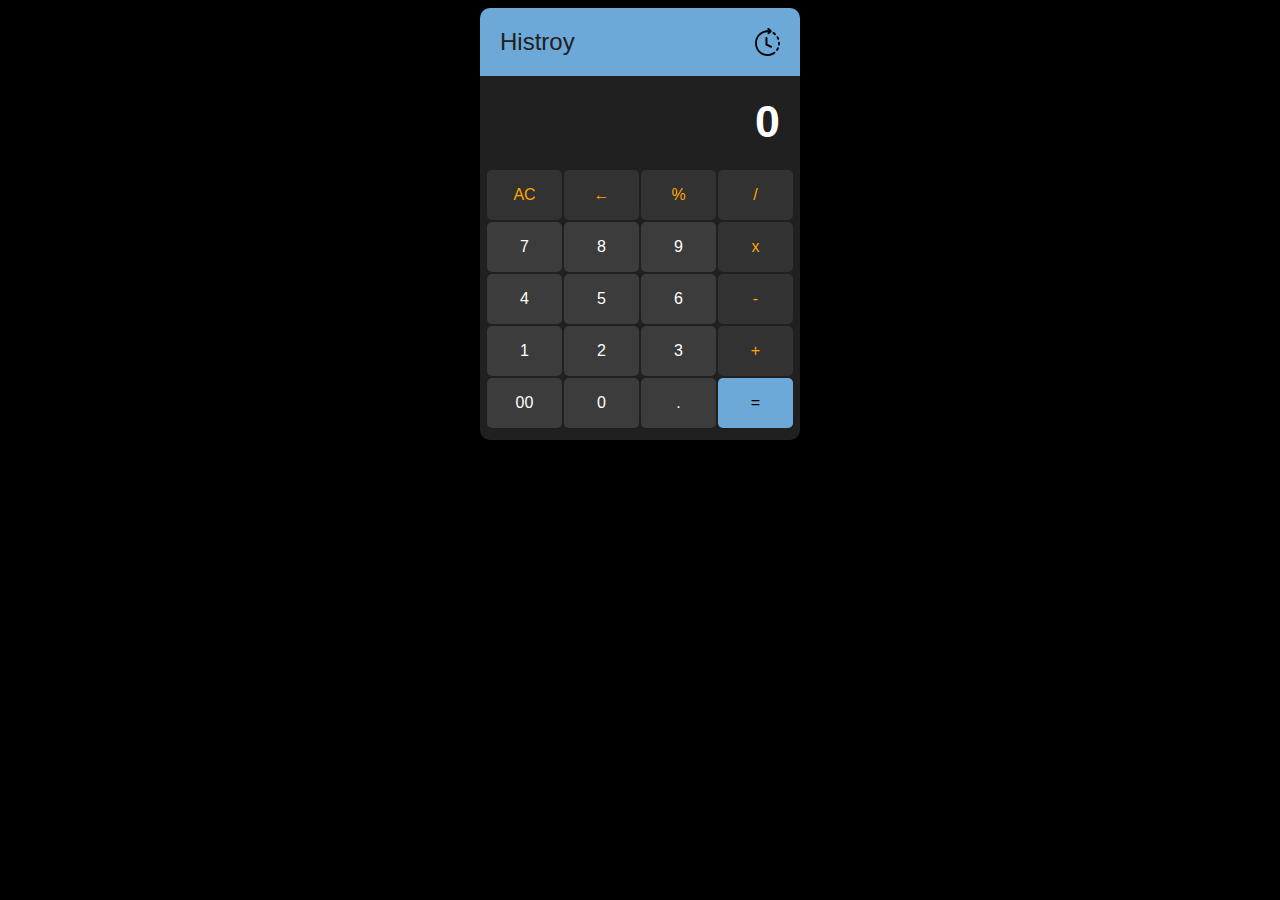
<file: Calculator/calc.html>
<!DOCTYPE html>
<html lang="en">
<head>
    <meta charset="UTF-8">
    <meta http-equiv="X-UA-Compatible" content="IE=edge">
    <meta name="viewport" content="width=device-width, initial-scale=1.0">
    <title>Calculator</title>
    <link rel="stylesheet" href="style.css">
</head>
<body>
    <div class="main">
        <div class="histo">
            <div class="histoTitle">
                <span>Histroy</span>
                <div class="flex-center">
                    <span id="clearHistoryBtn">CLR</span>
                    <img src="clock.svg" id="historyBtn">
                </div>
            </div>
            <div id="histoBox" class="histoBox">
                <ul class="histoList" id="historyList">
                    No History
                </ul>
            </div>
        </div>
        <div class="output">
            <p id="ans">0</p>
        </div>
        <div class="input">
            <button id="clearBtn" class="btnBox colorOg colorBk">AC</button>
            <button id="backspaceBtn" class="btnBox colorOg colorBk">←</i></button>
            <button class="btnBox operation colorOg colorBk">%</button>
            <button class="btnBox operation colorOg colorBk">/</button>
            <button class="btnBox numVal">7</button>
            <button class="btnBox numVal">8</button>
            <button class="btnBox numVal">9</button>
            <button class="btnBox operation colorOg colorBk">x</button>
            <button class="btnBox numVal">4</button>
            <button class="btnBox numVal">5</button>
            <button class="btnBox numVal">6</button>
            <button class="btnBox operation colorOg colorBk">-</button>
            <button class="btnBox numVal">1</button>
            <button class="btnBox numVal">2</button>
            <button class="btnBox numVal">3</button>
            <button class="btnBox operation colorOg colorBk">+</button>
            <button class="btnBox numVal ">00</button>
            <button class="btnBox numVal">0</button>
            <button class="btnBox numVal">.</button>
            <button id="equalBtn" class="btnBox equal-color">=</button>
        </div>
    </div>
    <script src="script.js"></script>
</body>
</html>
</file>
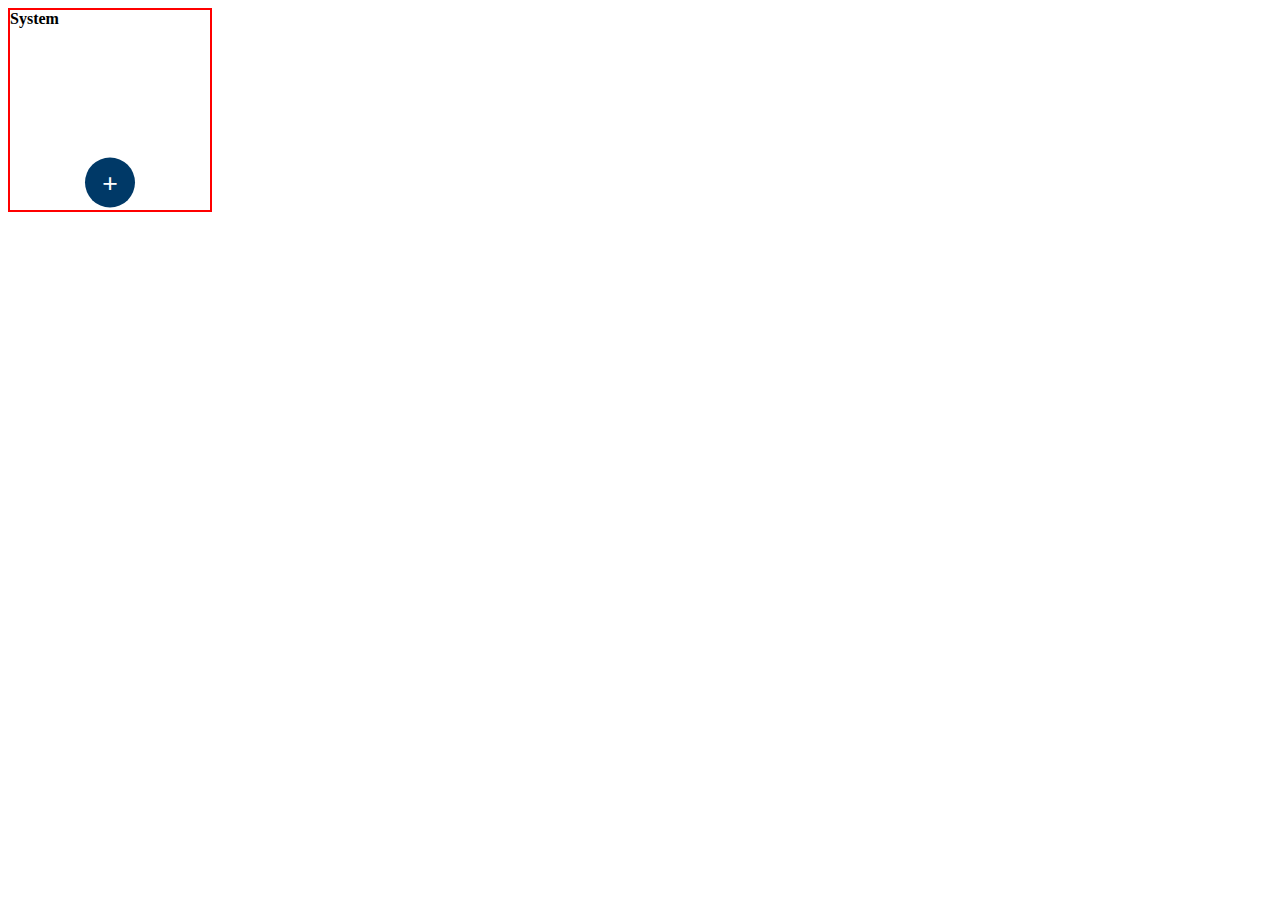
<file: Calculator/check.html>
<html lang="en">
  <head>
    <title>Document</title>
    <style>
      .box {
        position: relative;
        border: 2px solid red;
        height: 200px;
        width: 200px;
      }
      .btn {
        left: 0;
        right: 0;
        bottom: 0;
        width: 50px;
        height: 50px;
        margin: auto;
        border: none;
        color: white;
        font-size: 20pt;
        text-align: center;
        position: absolute;
        border-radius: 100%;
        transform: translateY(-5%);
        background-color: rgb(0, 57, 103);
      }
      .btn:hover {
        color: aqua;
      }
      .btn:active {
        color: black;
      }
    </style>
  </head>
  <body>
    <div class="box">
      <b>System</b>
      <button class="btn">+</button>
    </div>
  </body>
</html>
</file>
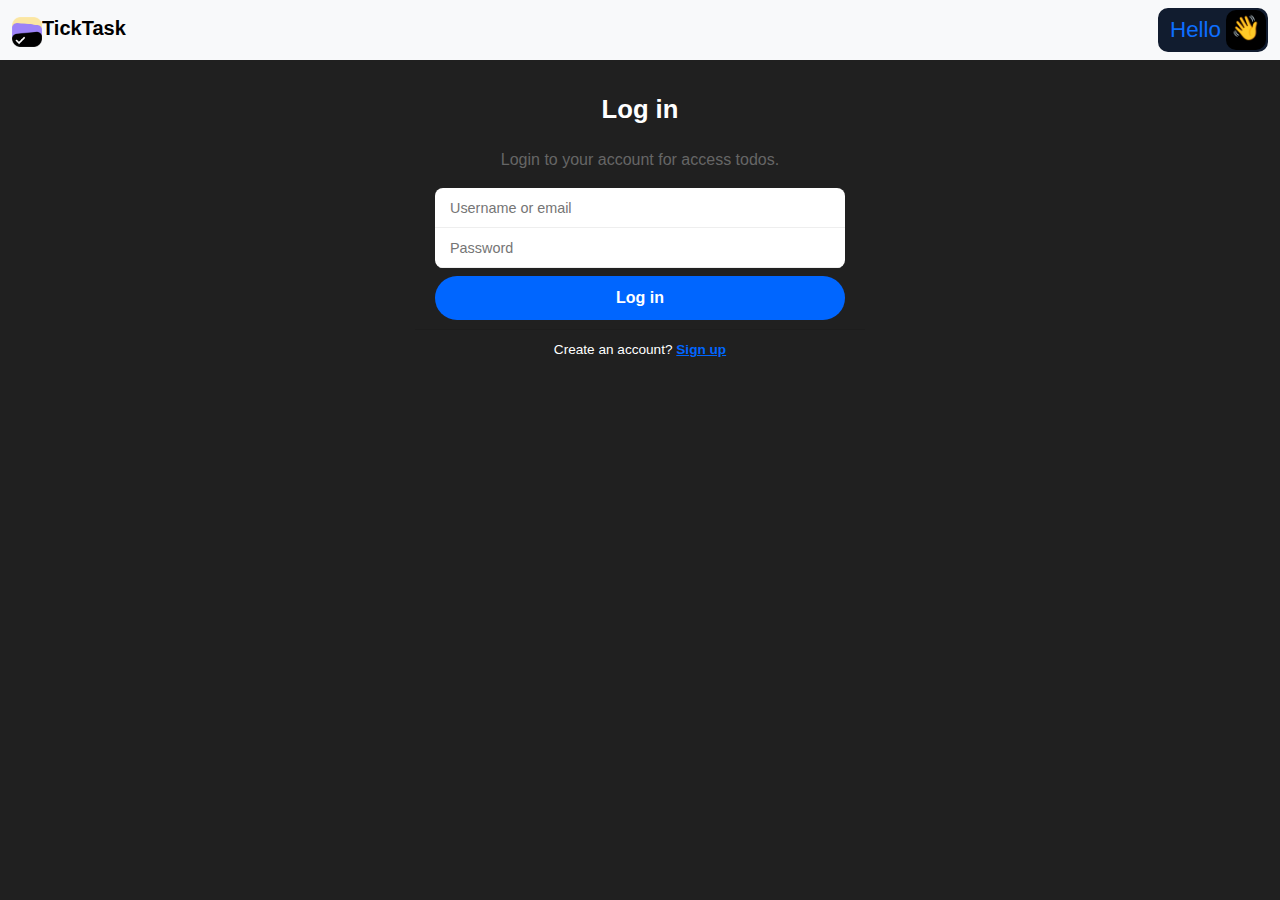
<file: Task-Todo/modules/login/login.html>
<!DOCTYPE html>
<html lang="en">
  <head>
    <meta charset="UTF-8" />
    <meta name="viewport" content="width=device-width, initial-scale=1.0" />
    <title> Tick Task</title>
    <link rel="stylesheet" href="../bootstrap/bootstrap.css">
    <link rel="stylesheet" href="register.css">
    <link rel="stylesheet" href="../loader/loader.css">
    <link rel="stylesheet" href="../navbar/navbar.css">
  </head>
  <body>
    <div class="navbarBootstrap">
      <nav class="navbar bg-light">
        <div class="container-fluid">
          <a class="navbar-brand" href="/modules/login/login.html">
            <img
              src="../img/todo-logo-cutout.png"
              alt="Logo"
              width="30"
              height="30"
              class="d-inline-block align-text-top"
            />TickTask
          </a>
          <a href="/modules/profile/profile.html">
            <div class="profile-nav">
              <p id="profileName" class="text-primary"></p>
              <div class="profile-icon">
                <p id="profileLetter" class="text-white">U</p>
              </div>
            </div>
          </a>
        </div>
      </nav>
    </div>
    <div class="form-box">
      <form class="form" onsubmit="return false">
        <span class="title">Log in</span>
        <span class="subtitle">Login to your account for access todos.</span>
        <div class="form-container">
          <input autofocus required type="text" class="input" placeholder="Username or email" id="username"/>
          <input autofocus required type="password" class="input" placeholder="Password" id="password"/>
        </div>
        <div class="loader" id="loader">
          <div class="justify-content-center jimu-primary-loading"></div>
        </div>
        <span id="error">Error</span>
        <input type="submit" id="loginBtn" class="button" value="Log in"></input>
      </form>
      <div class="form-section">
        <p>Create an account? <a href="signup.html">Sign up</a></p>
      </div>
    </div>
    <script src="login.js"></script>
    <script src="../navbar/navbar.js"></script>
  </body>
</html>
</file>
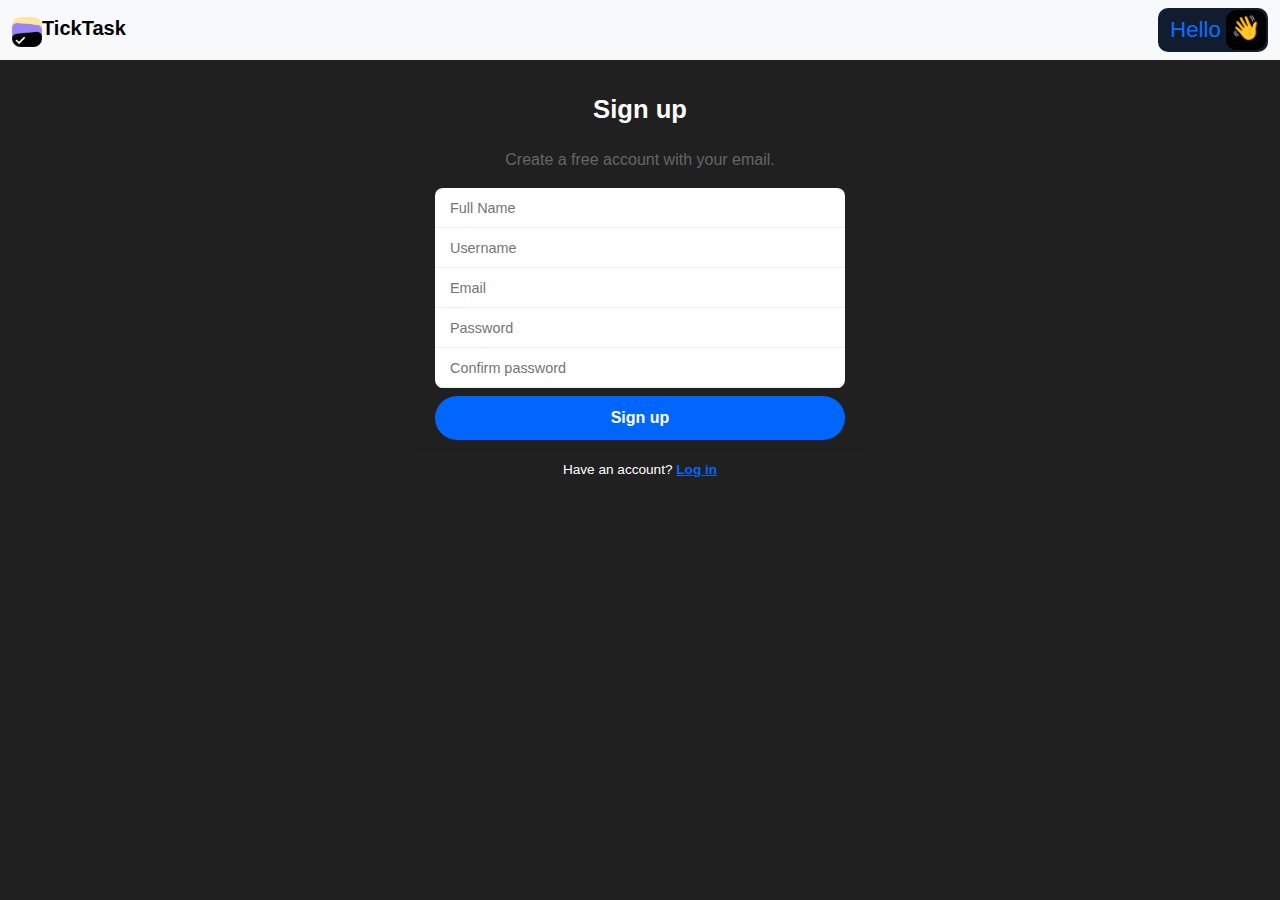
<file: Task-Todo/modules/login/signup.html>
<!DOCTYPE html>
<html lang="en">
  <head>
    <meta charset="UTF-8" />
    <meta name="viewport" content="width=device-width, initial-scale=1.0" />
    <title> Tick Task</title>
    <link rel="stylesheet" href="../bootstrap/bootstrap.css">
    <link rel="stylesheet" href="register.css">
    <link rel="stylesheet" href="../loader/loader.css">
    <link rel="stylesheet" href="../navbar/navbar.css">
  </head>
  <body>
    <div class="navbarBootstrap">
      <nav class="navbar bg-light">
        <div class="container-fluid">
          <a class="navbar-brand" href="/modules/login/login.html">
            <img
              src="../img/todo-logo-cutout.png"
              alt="Logo"
              width="30"
              height="30"
              class="d-inline-block align-text-top"
            />TickTask
          </a>
          <a href="/modules/profile/profile.html">
            <div class="profile-nav">
              <p id="profileName" class="text-primary"></p>
              <div class="profile-icon">
                <p id="profileLetter" class="text-white">U</p>
              </div>
            </div>
          </a>
        </div>
      </nav>
    </div>
    <div class="form-box">
      <form class="form" onsubmit="return false">
        <span class="title">Sign up</span>
        <span class="subtitle">Create a free account with your email.</span>
        <div class="form-container">
          <input autofocus required type="text" class="input" placeholder="Full Name" id="fullname"/>
          <input autofocus required type="text" class="input" placeholder="Username" id="username"/>
          <input autofocus required type="email" class="input" placeholder="Email" id="email"/>
          <input autofocus required type="password" class="input" placeholder="Password" id="password"/>
          <input autofocus required type="password" class="input" placeholder="Confirm password" id="confirmPassword"/>
        </div>
        <div class="loader" id="loader">
          <div class="justify-content-center jimu-primary-loading"></div>
        </div>
        <span id="error"></span>
        <input type="submit" id="signupBtn" class="button" value="Sign up"></input>
      </form>
      <div class="form-section">
        <p>Have an account? <a href="login.html">Log in</a></p>
      </div>
    </div>
    <script src="signup.js" type="text/javascript"></script>
    <script src="../navbar/navbar.js" type="text/javascript"></script>
  </body>
</html>
</file>
<file: Calculator/style.css>
body {
    font-family: 'Franklin Gothic Medium', 'Arial Narrow', Arial, sans-serif;
    background-color: black;
    box-sizing: border-box;
}

.output {
    color: white;
    font-family: -apple-system, BlinkMacSystemFont, 'Segoe UI', Roboto, Oxygen, Ubuntu, Cantarell, 'Open Sans', 'Helvetica Neue', sans-serif;
}

.output > #ans{
    overflow: auto;
}

hr{
    border: none;
    border-top: 1px solid #00002c;
}

.histo {
    position: relative;
}

.histoTitle {
    display: flex;
    justify-content: space-between;
    padding: 20px;
    background-color: #6da9d8;
    color: #202020 !important;
}

#clearHistoryBtn{
    cursor: pointer;
    visibility: hidden;
    background-color: #202020;
    border-radius: 5px;
    font-weight: 100;
    padding: 5px;
    color: white;
}
#clearHistoryBtn:hover{
    color: red;
}

.histoTitle img {
    width: 25px;
    border-radius: 5px;
}

.histoTitle img:hover {
    filter: invert(1);
    cursor: pointer;
}

.histoTitle>span {
    font-size: 1.5em;
}

.histoBox {
    background-color: #6da9d8;
    width: fit-content;
    padding: 0;
    margin: 5px;
    right: 10px;
    position: absolute;
    border-radius: 10px;
    overflow: hidden;
    display: none;
}

.histoList {
    overflow:scroll;
    margin: 0;
    max-height: 120px;
    max-width: 288px;
    padding: 5px;
    list-style: none;
    font-family: 'Lucida Sans', 'Lucida Sans Regular', 'Lucida Grande', 'Lucida Sans Unicode', Geneva, Verdana, sans-serif;
    font-weight: 600;
    font-size: 0.9em;
}

/* width */
::-webkit-scrollbar {
    width: 10px;
    height: 10px;
}

/* Track */
::-webkit-scrollbar-track {
    background-color: #6da9d8;
    /* its used for give margin from top and bottom */
    margin-block: 10px;
    margin-inline: 10px;
    border-radius: 100vw;
}

/* Handle */
::-webkit-scrollbar-thumb {
    background: #00002c;
    /* background: orange; */
    border-radius: 100vw;
}

p {
    text-align: right;
    padding: 10px;
    margin: 10px 10px 0 10px;
    font-size: 2.8em;
    font-weight: 600;
}

.main {
    width: 320px;
    height: 432px;
    background-color: #202020;
    border-radius: 10px;
    display: flex;
    flex-direction: column;
    margin: auto;
    overflow: hidden;
}

.input {
    margin: auto;
    display: grid;
    grid-template-columns: repeat(4, 77px);
    grid-template-rows: repeat(5, 52px);
    border-radius: 10px;
}

.btnBox {
    display: flex;
    justify-content: center;
    margin: 1px;
    border: none;
    border-radius: 5px;
    color: white;
    align-items: center;
    font-size: 1em;
    background-color: #3c3c3c;
    cursor: pointer;
}

.equal-color {
    background-color: #6da9d8;
    color: black;
}

.btnBox:hover {
    background-color: rgb(0, 80, 145);
}

.btnBox:active{
    background-color: rgba(0, 80, 145, 0.545);
}

.btl-5 {
    border-top-left-radius: 9px;
}

.btr-5 {
    border-top-right-radius: 9px;
}

.bbl-5 {
    border-bottom-left-radius: 9px;
}

.bbr-5 {
    border-bottom-right-radius: 9px;
}

.colorOg {
    color: orange;
}

.colorBk {
    background-color: #323232;
}

.flex-center{
    display: flex;
    gap: 8px;
    align-items: center;
}

.visible{
    display: block;
}
</file>
<file: Task-Todo/modules/login/register.css>
body{
    font-family: 'Franklin Gothic Medium', 'Arial Narrow', Arial, sans-serif;
    background-color: #202020;
}

.form-box {
    margin: auto;
    margin-top: 20px;
    max-width: 450px;
    overflow: hidden;
    border-radius: 16px;
    color: white;
}

.form {
    position: relative;
    display: flex;
    flex-direction: column;
    padding: 10px 20px;
    text-align: center;
}

/*Form text*/
.title {
    font-weight: bold;
    font-size: 1.6rem;
    margin-bottom: 20px;
}

.subtitle {
    font-size: 1rem;
    color: #666;
}

/*Inputs box*/
.form-container {
    overflow: hidden;
    border-radius: 8px;
    background-color: #fff;
    margin: 1rem 0 .5rem;
    width: 100%;
}

.input {
    background: none;
    border: 0;
    outline: 0;
    height: 40px;
    width: 100%;
    border-bottom: 1px solid #eee;
    font-size: .9rem;
    padding: 8px 15px;
}

.form-section {
    padding: 10px;
    font-size: .85rem;
    /* background-color: #e0ecfb; */
    text-align: center;
    box-shadow: rgb(0 0 0 / 8%) 0 -1px;
}

.form-section a {
    font-weight: bold;
    color: #0066ff;
    transition: color .3s ease;
}

.form-section a:hover {
    color: #005ce6;
    text-decoration: underline;
}

/*Button*/
.form .button {
    background-color: #0066ff;
    color: #fff;
    border: 0;
    border-radius: 24px;
    padding: 10px 16px;
    font-size: 1rem;
    font-weight: 600;
    cursor: pointer;
    transition: background-color .3s ease;
}

.form .button:hover {
    background-color: #005ce6;
}

#error{
    color: red;
    margin: 0;
    padding: 0;
    display: none;
}

#loader{
    display: none;
}
</file>
<file: Task-Todo/modules/loader/loader.css>
.loader {
    position: absolute;
    top: 0;
    bottom: 0;
    left: 0;
    right: 0;
}

.jimu-primary-loading:before,
.jimu-primary-loading:after {
    position: absolute;
    top: 0;
    content: '';
}

.jimu-primary-loading:before {
    left: -19.992px;
}

.jimu-primary-loading:after {
    left: 19.992px;
    -webkit-animation-delay: 0.32s !important;
    animation-delay: 0.32s !important;
}

.jimu-primary-loading:before,
.jimu-primary-loading:after,
.jimu-primary-loading {
    background: #076fe5;
    -webkit-animation: loading-keys-app-loading 0.8s infinite ease-in-out;
    animation: loading-keys-app-loading 0.8s infinite ease-in-out;
    width: 13.6px;
    height: 32px;
}

.jimu-primary-loading {
    text-indent: -9999em;
    margin: auto;
    position: absolute;
    right: calc(50% - 6.8px);
    top: calc(50% - 16px);
    -webkit-animation-delay: 0.16s !important;
    animation-delay: 0.16s !important;
}

@-webkit-keyframes loading-keys-app-loading {

    0%,
    80%,
    100% {
        opacity: .75;
        box-shadow: 0 0 #076fe5;
        height: 32px;
    }

    40% {
        opacity: 1;
        box-shadow: 0 -8px #076fe5;
        height: 40px;
    }
}

@keyframes loading-keys-app-loading {

    0%,
    80%,
    100% {
        opacity: .75;
        box-shadow: 0 0 #076fe5;
        height: 32px;
    }

    40% {
        opacity: 1;
        box-shadow: 0 -8px #076fe5;
        height: 40px;
    }
}
</file>
<file: Task-Todo/modules/navbar/navbar.css>
.navbarBootstrap{
    color: white!important;
}
.navbarBootstrap a{
    text-decoration: none;
}
.profile-nav{
    display: flex;
    align-items: center;
    gap: 5px;
    background-color: #111c2f;
    padding-left: 10px;
    border: 2px solid #111c2f;
    border-radius: 10px;
}

.navbar-brand{
    font-weight: 600;
}

#profileName{
    font-size: 1.4em;
    margin: 0;
}
.profile-icon{
    background-color: #000000;
    height: 40px;
    width: 40px;
    border-radius: 10px;
    text-align: center;
    font-size: 1.5em;
}
</file>
